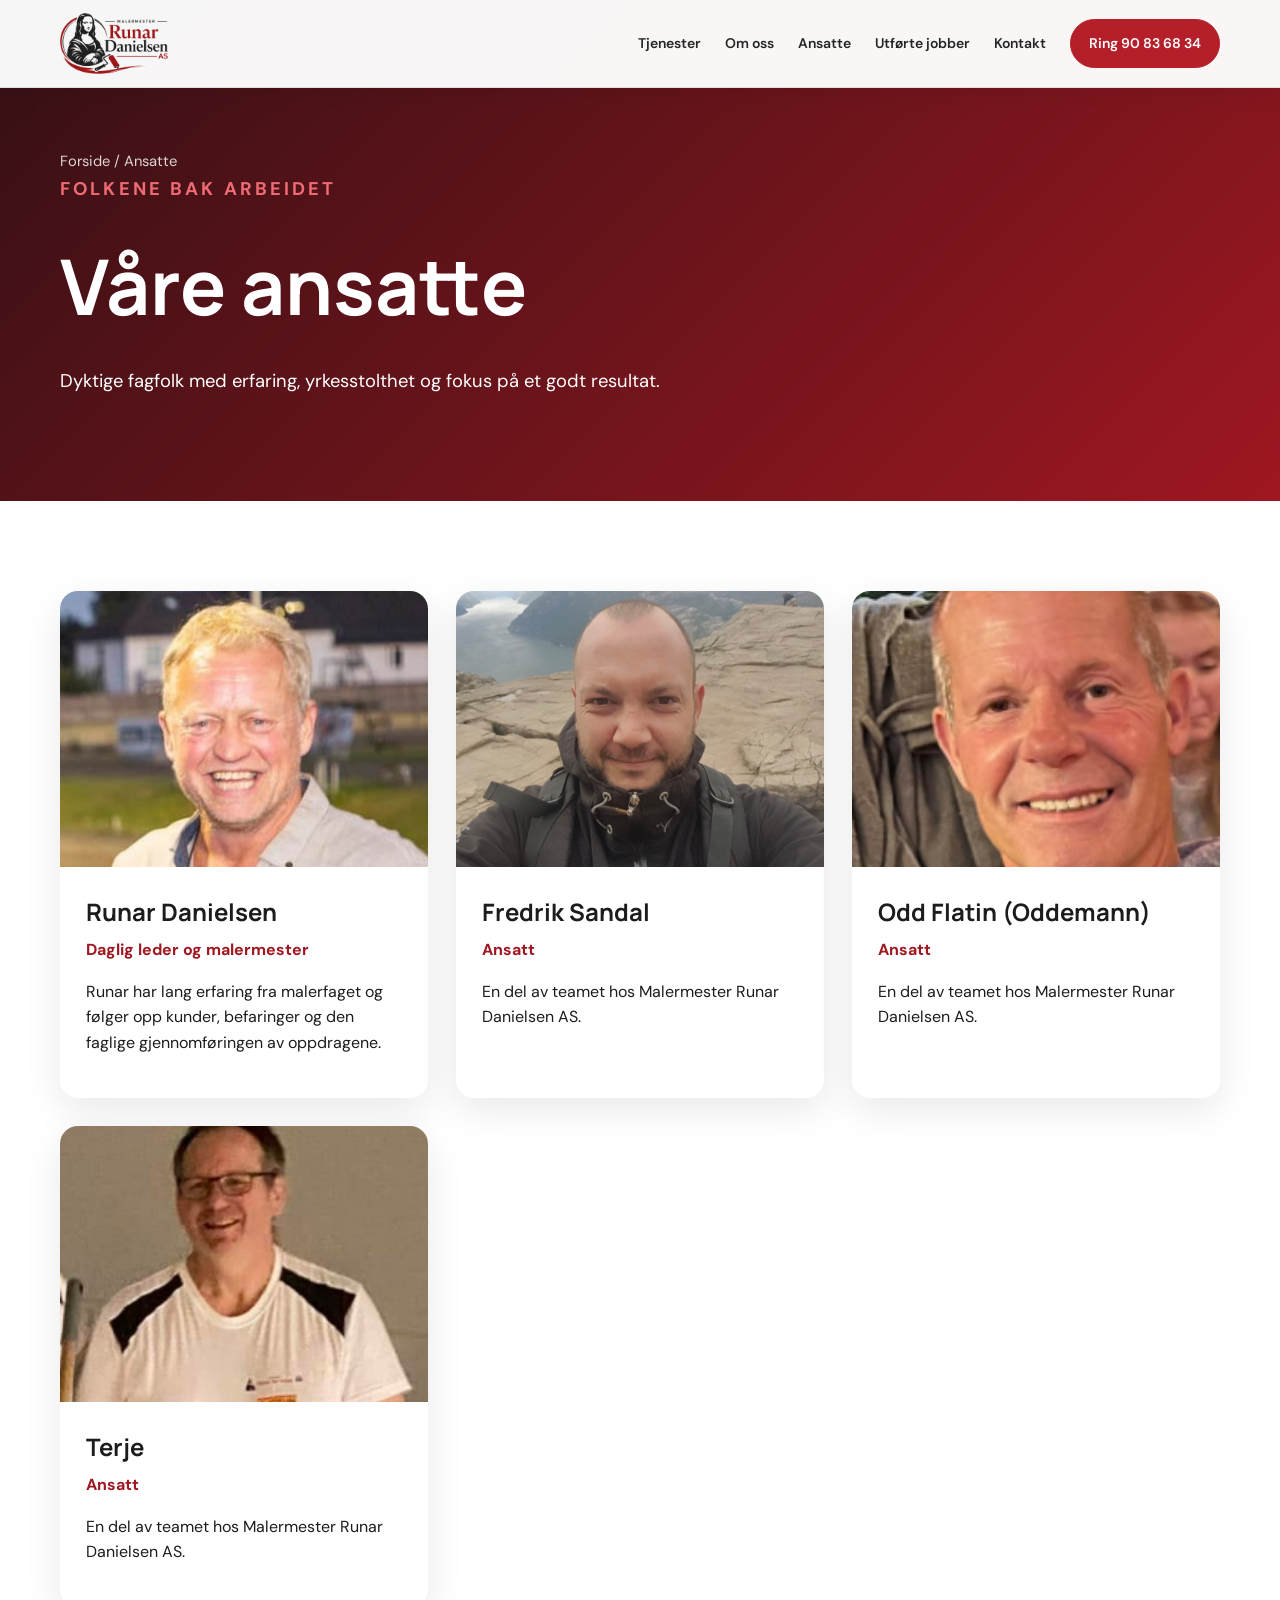
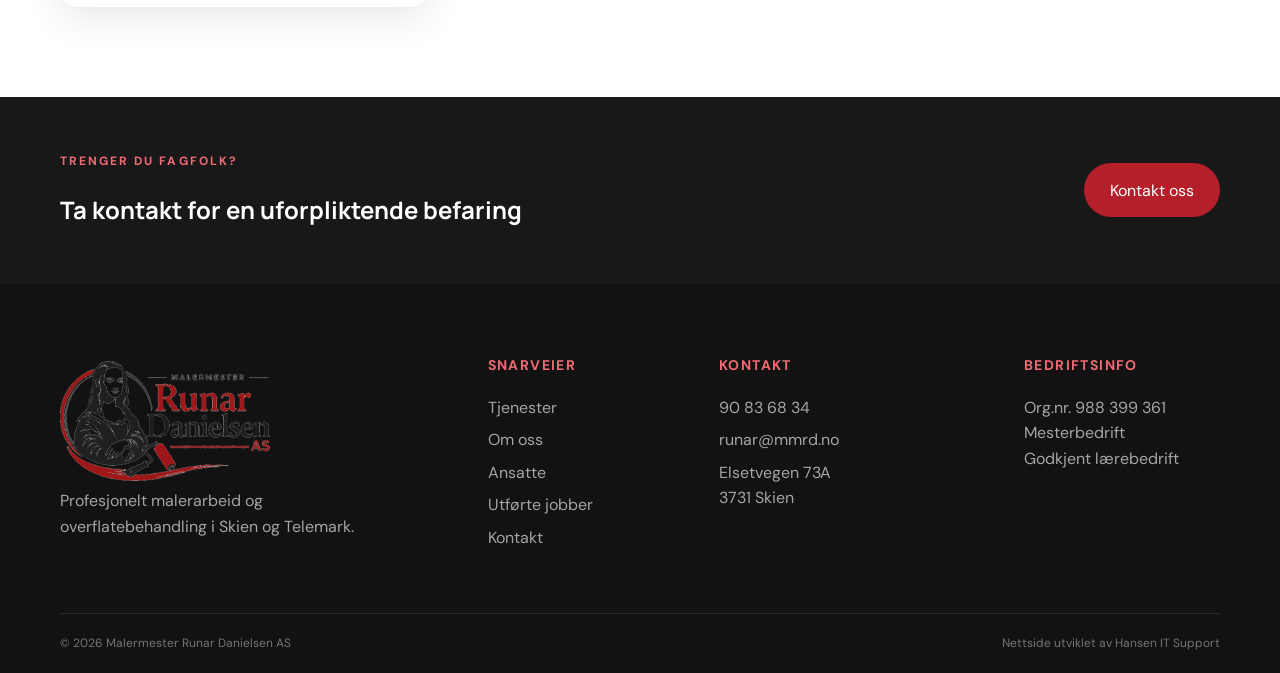
<file: ansatte.html>
<!DOCTYPE html>
<html lang="no">
<head>
  <meta charset="UTF-8">
  <meta name="viewport" content="width=device-width, initial-scale=1.0">
  <meta name="theme-color" content="#9f1721">
  <link rel="preconnect" href="https://fonts.googleapis.com">
  <link rel="preconnect" href="https://fonts.gstatic.com" crossorigin>
  <link href="https://fonts.googleapis.com/css2?family=DM+Sans:wght@400;500;600;700&family=Manrope:wght@600;700;800&display=swap" rel="stylesheet">
  <link rel="stylesheet" href="css/style.css">
  <meta name="description" content="Møt de ansatte hos Malermester Runar Danielsen AS i Skien.">
  <title>Ansatte | Malermester Runar Danielsen AS</title>
  <style>
    .subhero{padding:150px 0 85px;background:linear-gradient(135deg,#331014,#9f1721);color:#fff}.subhero h1{font-family:Manrope,sans-serif;font-size:clamp(2.5rem,6vw,4.8rem);margin:.25rem 0 1rem}.subhero p{max-width:700px;font-size:1.15rem;line-height:1.7}.breadcrumb{font-size:.92rem;opacity:.82}.breadcrumb a{color:#fff}.page-section{padding:90px 0}.team-grid,.jobs-grid{display:grid;grid-template-columns:repeat(3,minmax(0,1fr));gap:28px}.team-card,.job-card{background:#fff;border-radius:18px;overflow:hidden;box-shadow:0 12px 38px rgba(0,0,0,.09)}.team-photo,.job-photo{aspect-ratio:4/3;background:#eee;display:flex;align-items:center;justify-content:center;overflow:hidden}.team-photo img,.job-photo img{width:100%;height:100%;object-fit:cover}.placeholder{padding:30px;text-align:center;color:#6d6d6d}.team-content,.job-content{padding:26px}.team-content h2,.job-content h2{margin:0 0 6px;font-family:Manrope,sans-serif}.role{color:#9f1721;font-weight:700;margin:0 0 15px}.job-meta{display:flex;gap:8px;flex-wrap:wrap;margin-bottom:14px}.tag{font-size:.82rem;background:#f5e9ea;color:#82141c;padding:6px 10px;border-radius:999px}.notice{background:#fff4d8;border-left:5px solid #e2a92a;padding:18px 20px;border-radius:10px;margin-bottom:35px}.cta-band{background:#181818;color:#fff;padding:55px 0}.cta-band .container{display:flex;align-items:center;justify-content:space-between;gap:30px}.cta-band h2{margin:0;font-family:Manrope,sans-serif}@media(max-width:900px){.team-grid,.jobs-grid{grid-template-columns:1fr 1fr}.cta-band .container{align-items:flex-start;flex-direction:column}}@media(max-width:620px){.team-grid,.jobs-grid{grid-template-columns:1fr}.subhero{padding-top:120px}}
  </style>
</head>
<body>
  <a class="skip-link" href="#main">Gå til innhold</a>
  <header class="site-header" id="top">
    <div class="container nav-wrap">
      <a class="brand" href="index.html" aria-label="Malermester Runar Danielsen AS – forsiden">
        <img class="brand-logo" src="images/logo-transparent.png" alt="Malermester Runar Danielsen AS">
      </a>
      <button class="menu-toggle" aria-label="Åpne meny" aria-expanded="false"><span></span><span></span><span></span></button>
      <nav class="main-nav" aria-label="Hovedmeny">
        <a href="index.html#tjenester">Tjenester</a>
        <a href="index.html#om">Om oss</a>
        <a href="ansatte.html">Ansatte</a>
        <a href="utforte-jobber.html">Utførte jobber</a>
        <a href="index.html#kontakt">Kontakt</a>
        <a class="nav-cta" href="tel:+4790836834">Ring 90 83 68 34</a>
      </nav>
    </div>
  </header>
  <main id="main">
    <section class="subhero"><div class="container"><div class="breadcrumb"><a href="index.html">Forside</a> / Ansatte</div><p class="eyebrow">Folkene bak arbeidet</p><h1>Våre ansatte</h1><p>Dyktige fagfolk med erfaring, yrkesstolthet og fokus på et godt resultat.</p></div></section>
    <section class="page-section"><div class="container">
      <div class="team-grid">
        <article class="team-card">
          <div class="team-photo"><img src="images/runar.png" alt="Runar Danielsen" loading="lazy"></div>
          <div class="team-content"><h2>Runar Danielsen</h2><p class="role">Daglig leder og malermester</p><p>Runar har lang erfaring fra malerfaget og følger opp kunder, befaringer og den faglige gjennomføringen av oppdragene.</p></div>
        </article>

        <article class="team-card">
          <div class="team-photo"><img src="images/Fredrik.jpg" alt="Fredrik Sandal" loading="lazy"></div>
          <div class="team-content"><h2>Fredrik Sandal</h2><p class="role">Ansatt</p><p>En del av teamet hos Malermester Runar Danielsen AS.</p></div>
        </article>
        <article class="team-card">
          <div class="team-photo"><img src="images/oddemann.png" alt="Odd Flatin (Oddemann)" loading="lazy"></div>
          <div class="team-content"><h2>Odd Flatin (Oddemann)</h2><p class="role">Ansatt</p><p>En del av teamet hos Malermester Runar Danielsen AS.</p></div>
        </article>
        <article class="team-card">
          <div class="team-photo"><img src="images/Skjermbilde 2026-07-22 kl. 18.09.59.png" alt="Ansatt hos Malermester Runar Danielsen AS" loading="lazy"></div>
          <div class="team-content"><h2>Terje</h2><p class="role">Ansatt</p><p>En del av teamet hos Malermester Runar Danielsen AS.</p></div>
        </article>
      </div>
    </div></section>
    <section class="cta-band"><div class="container"><div><p class="eyebrow">Trenger du fagfolk?</p><h2>Ta kontakt for en uforpliktende befaring</h2></div><a class="btn btn-primary" href="index.html#kontakt">Kontakt oss</a></div></section>
  </main>
  <footer>
    <div class="container footer-grid">
      <div><a class="brand footer-brand" href="index.html"><img class="footer-logo" src="images/logo-transparent.png" alt="Malermester Runar Danielsen AS"></a><p>Profesjonelt malerarbeid og overflatebehandling i Skien og Telemark.</p></div>
      <div><h3>Snarveier</h3><a href="index.html#tjenester">Tjenester</a><a href="index.html#om">Om oss</a><a href="ansatte.html">Ansatte</a><a href="utforte-jobber.html">Utførte jobber</a><a href="index.html#kontakt">Kontakt</a></div>
      <div><h3>Kontakt</h3><a href="tel:+4790836834">90 83 68 34</a><a href="mailto:runar@mmrd.no">runar@mmrd.no</a><p>Elsetvegen 73A<br>3731 Skien</p></div>
      <div><h3>Bedriftsinfo</h3><p>Org.nr. 988 399 361<br>Mesterbedrift<br>Godkjent lærebedrift</p></div>
    </div>
    <div class="container footer-bottom"><span>© <span id="year"></span> Malermester Runar Danielsen AS</span><span>Nettside utviklet av <a href="https://hansenitsupport.no" target="_blank" rel="noopener noreferrer">Hansen IT Support</a></span></div>
  </footer>
  <script src="script.js"></script>
</body>
</html>
</file>
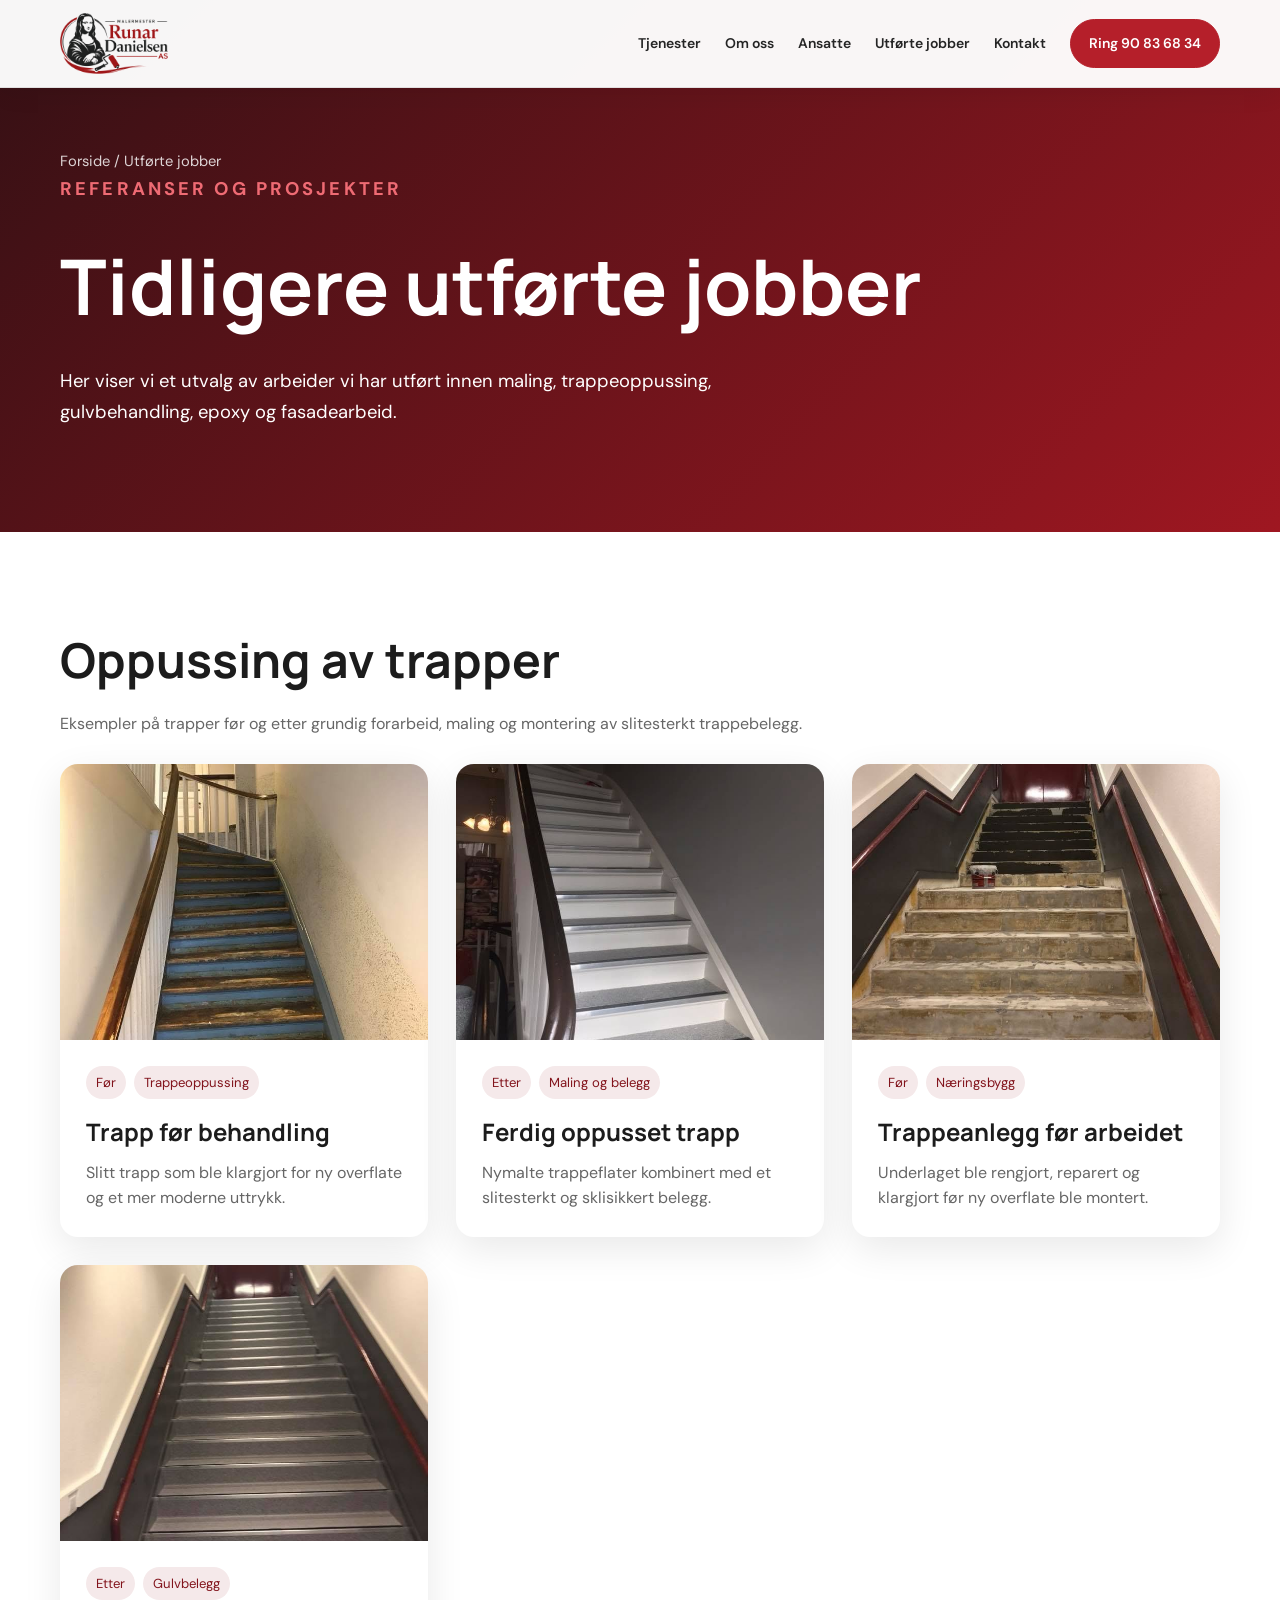
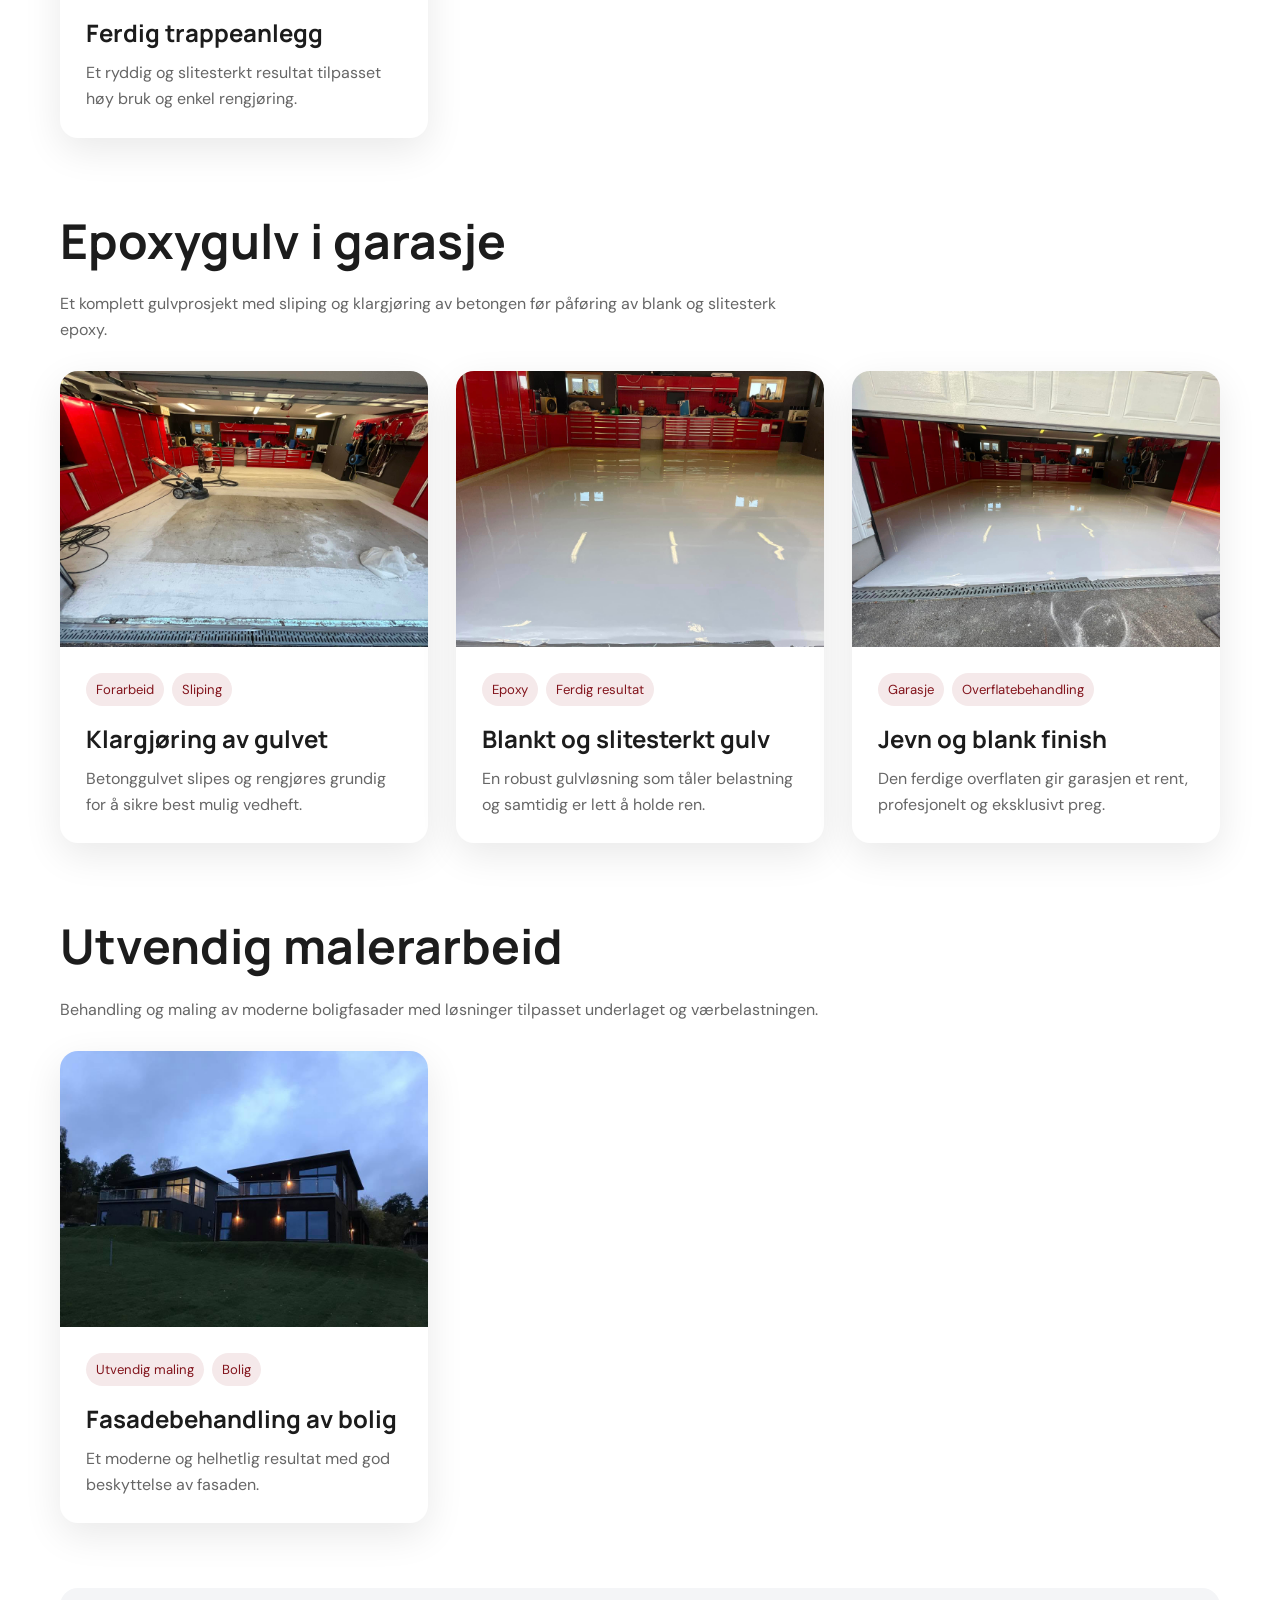
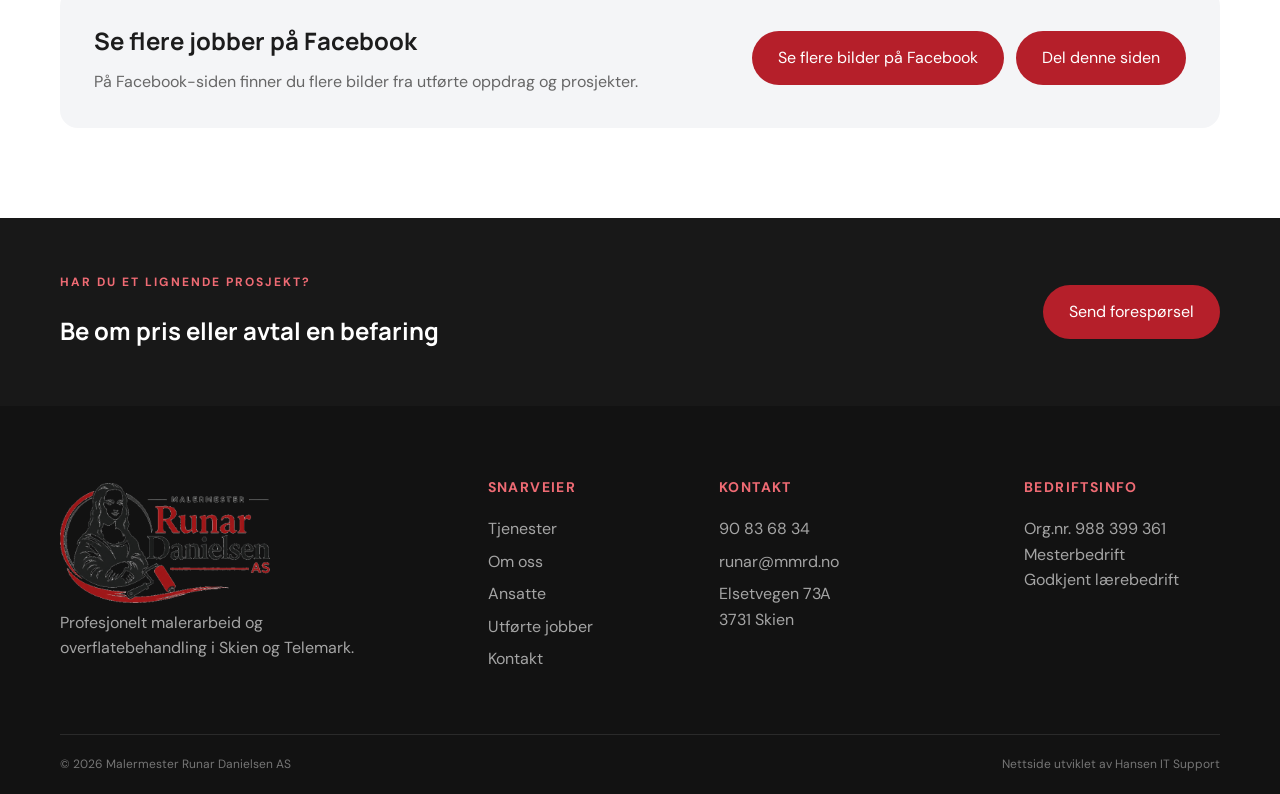
<file: utforte-jobber.html>
<!DOCTYPE html>
<html lang="no">
<head>
  <meta charset="UTF-8">
  <meta name="viewport" content="width=device-width, initial-scale=1.0">
  <meta name="theme-color" content="#9f1721">
  <link rel="preconnect" href="https://fonts.googleapis.com">
  <link rel="preconnect" href="https://fonts.gstatic.com" crossorigin>
  <link href="https://fonts.googleapis.com/css2?family=DM+Sans:wght@400;500;600;700&family=Manrope:wght@600;700;800&display=swap" rel="stylesheet">
  <link rel="stylesheet" href="css/style.css">
  <meta name="description" content="Se tidligere utførte maler-, gulv- og overflatejobber fra Malermester Runar Danielsen AS.">
  <title>Tidligere utførte jobber | Malermester Runar Danielsen AS</title>
  <style>
    .subhero{padding:150px 0 85px;background:linear-gradient(135deg,#331014,#9f1721);color:#fff}
    .subhero h1{font-family:Manrope,sans-serif;font-size:clamp(2.5rem,6vw,4.8rem);margin:.25rem 0 1rem}
    .subhero p{max-width:700px;font-size:1.15rem;line-height:1.7}
    .breadcrumb{font-size:.92rem;opacity:.82}
    .breadcrumb a{color:#fff}
    .page-section{padding:90px 0}
    .jobs-grid{display:grid;grid-template-columns:repeat(3,minmax(0,1fr));gap:28px}
    .job-card{background:#fff;border-radius:18px;overflow:hidden;box-shadow:0 12px 38px rgba(0,0,0,.09)}
    .job-photo{aspect-ratio:4/3;background:#eee;overflow:hidden}
    .job-photo img{width:100%;height:100%;object-fit:cover}
    .job-content{padding:26px}
    .job-content h2{margin:0 0 8px;font-family:Manrope,sans-serif}
    .job-content p{margin:0;color:#666}
    .job-meta{display:flex;gap:8px;flex-wrap:wrap;margin-bottom:14px}
    .tag{font-size:.82rem;background:#f5e9ea;color:#82141c;padding:6px 10px;border-radius:999px}
    .project-group{margin-bottom:65px}
    .project-title{font-family:Manrope,sans-serif;font-size:clamp(2rem,4vw,3rem);margin:0 0 12px}
    .project-intro{max-width:760px;color:#666;margin:0 0 28px}
    .facebook-box{margin-top:60px;padding:34px;background:#f4f5f7;border-radius:18px;display:flex;align-items:center;justify-content:space-between;gap:25px}
    .facebook-box h2{font-family:Manrope,sans-serif;margin:0 0 8px}
    .facebook-box p{margin:0;color:#666}
    .cta-band{background:#181818;color:#fff;padding:55px 0}
    .cta-band .container{display:flex;align-items:center;justify-content:space-between;gap:30px}
    .cta-band h2{margin:0;font-family:Manrope,sans-serif}
    @media(max-width:900px){
      .jobs-grid{grid-template-columns:1fr 1fr}
      .cta-band .container,.facebook-box{align-items:flex-start;flex-direction:column}
    }
    @media(max-width:620px){
      .jobs-grid{grid-template-columns:1fr}
      .subhero{padding-top:120px}
    }
  </style>
</head>
<body>
  <a class="skip-link" href="#main">Gå til innhold</a>

  <header class="site-header" id="top">
    <div class="container nav-wrap">
      <a class="brand" href="index.html" aria-label="Malermester Runar Danielsen AS – forsiden">
        <img class="brand-logo" src="images/logo-transparent.png" alt="Malermester Runar Danielsen AS">
      </a>
      <button class="menu-toggle" aria-label="Åpne meny" aria-expanded="false"><span></span><span></span><span></span></button>
      <nav class="main-nav" aria-label="Hovedmeny">
        <a href="index.html#tjenester">Tjenester</a>
        <a href="index.html#om">Om oss</a>
        <a href="ansatte.html">Ansatte</a>
        <a href="utforte-jobber.html">Utførte jobber</a>
        <a href="index.html#kontakt">Kontakt</a>
        <a class="nav-cta" href="tel:+4790836834">Ring 90 83 68 34</a>
      </nav>
    </div>
  </header>

  <main id="main">
    <section class="subhero">
      <div class="container">
        <div class="breadcrumb"><a href="index.html">Forside</a> / Utførte jobber</div>
        <p class="eyebrow">Referanser og prosjekter</p>
        <h1>Tidligere utførte jobber</h1>
        <p>Her viser vi et utvalg av arbeider vi har utført innen maling, trappeoppussing, gulvbehandling, epoxy og fasadearbeid.</p>
      </div>
    </section>

    <section class="page-section">
      <div class="container">

        <section class="project-group">
          <h2 class="project-title">Oppussing av trapper</h2>
          <p class="project-intro">Eksempler på trapper før og etter grundig forarbeid, maling og montering av slitesterkt trappebelegg.</p>
          <div class="jobs-grid">
            <article class="job-card">
              <div class="job-photo"><img src="images/trappbefore1.jpg" alt="Trapp før oppussing"></div>
              <div class="job-content">
                <div class="job-meta"><span class="tag">Før</span><span class="tag">Trappeoppussing</span></div>
                <h2>Trapp før behandling</h2>
                <p>Slitt trapp som ble klargjort for ny overflate og et mer moderne uttrykk.</p>
              </div>
            </article>

            <article class="job-card">
              <div class="job-photo"><img src="images/trappafter1.jpg" alt="Trapp etter oppussing"></div>
              <div class="job-content">
                <div class="job-meta"><span class="tag">Etter</span><span class="tag">Maling og belegg</span></div>
                <h2>Ferdig oppusset trapp</h2>
                <p>Nymalte trappeflater kombinert med et slitesterkt og sklisikkert belegg.</p>
              </div>
            </article>

            <article class="job-card">
              <div class="job-photo"><img src="images/trappbefore.jpg" alt="Stor trapp før oppussing"></div>
              <div class="job-content">
                <div class="job-meta"><span class="tag">Før</span><span class="tag">Næringsbygg</span></div>
                <h2>Trappeanlegg før arbeidet</h2>
                <p>Underlaget ble rengjort, reparert og klargjort før ny overflate ble montert.</p>
              </div>
            </article>

            <article class="job-card">
              <div class="job-photo"><img src="images/trappafter.jpg" alt="Stor trapp etter oppussing"></div>
              <div class="job-content">
                <div class="job-meta"><span class="tag">Etter</span><span class="tag">Gulvbelegg</span></div>
                <h2>Ferdig trappeanlegg</h2>
                <p>Et ryddig og slitesterkt resultat tilpasset høy bruk og enkel rengjøring.</p>
              </div>
            </article>
          </div>
        </section>

        <section class="project-group">
          <h2 class="project-title">Epoxygulv i garasje</h2>
          <p class="project-intro">Et komplett gulvprosjekt med sliping og klargjøring av betongen før påføring av blank og slitesterk epoxy.</p>
          <div class="jobs-grid">
            <article class="job-card">
              <div class="job-photo"><img src="images/gulv2.jpg" alt="Sliping og klargjøring av garasjegulv"></div>
              <div class="job-content">
                <div class="job-meta"><span class="tag">Forarbeid</span><span class="tag">Sliping</span></div>
                <h2>Klargjøring av gulvet</h2>
                <p>Betonggulvet slipes og rengjøres grundig for å sikre best mulig vedheft.</p>
              </div>
            </article>

            <article class="job-card">
              <div class="job-photo"><img src="images/gulv1.jpg" alt="Ferdig epoxygulv i garasje"></div>
              <div class="job-content">
                <div class="job-meta"><span class="tag">Epoxy</span><span class="tag">Ferdig resultat</span></div>
                <h2>Blankt og slitesterkt gulv</h2>
                <p>En robust gulvløsning som tåler belastning og samtidig er lett å holde ren.</p>
              </div>
            </article>

            <article class="job-card">
              <div class="job-photo"><img src="images/gulv3.jpg" alt="Detaljbilde av ferdig epoxygulv"></div>
              <div class="job-content">
                <div class="job-meta"><span class="tag">Garasje</span><span class="tag">Overflatebehandling</span></div>
                <h2>Jevn og blank finish</h2>
                <p>Den ferdige overflaten gir garasjen et rent, profesjonelt og eksklusivt preg.</p>
              </div>
            </article>
          </div>
        </section>

        <section class="project-group">
          <h2 class="project-title">Utvendig malerarbeid</h2>
          <p class="project-intro">Behandling og maling av moderne boligfasader med løsninger tilpasset underlaget og værbelastningen.</p>
          <div class="jobs-grid">
            <article class="job-card">
              <div class="job-photo"><img src="images/hus.jpg" alt="Moderne bolig med ferdig behandlet fasade"></div>
              <div class="job-content">
                <div class="job-meta"><span class="tag">Utvendig maling</span><span class="tag">Bolig</span></div>
                <h2>Fasadebehandling av bolig</h2>
                <p>Et moderne og helhetlig resultat med god beskyttelse av fasaden.</p>
              </div>
            </article>
          </div>
        </section>


        <div class="facebook-box">
          <div>
            <h2>Se flere jobber på Facebook</h2>
            <p>På Facebook-siden finner du flere bilder fra utførte oppdrag og prosjekter.</p>
          </div>
          <div style="display:flex;gap:12px;flex-wrap:wrap">
            <a class="btn btn-primary" href="https://www.facebook.com/malermesterr/photos?locale=nb_NO" target="_blank" rel="noopener noreferrer">
              Se flere bilder på Facebook
            </a>
            <button class="btn btn-primary" type="button" onclick="delSide()">
              Del denne siden
            </button>
          </div>
        </div>

      </div>
    </section>

    <section class="cta-band">
      <div class="container">
        <div>
          <p class="eyebrow">Har du et lignende prosjekt?</p>
          <h2>Be om pris eller avtal en befaring</h2>
        </div>
        <a class="btn btn-primary" href="index.html#kontakt">Send forespørsel</a>
      </div>
    </section>
  </main>

  <footer>
    <div class="container footer-grid">
      <div>
        <a class="brand footer-brand" href="index.html">
          <img class="footer-logo" src="images/logo-transparent.png" alt="Malermester Runar Danielsen AS">
        </a>
        <p>Profesjonelt malerarbeid og overflatebehandling i Skien og Telemark.</p>
      </div>
      <div>
        <h3>Snarveier</h3>
        <a href="index.html#tjenester">Tjenester</a>
        <a href="index.html#om">Om oss</a>
        <a href="ansatte.html">Ansatte</a>
        <a href="utforte-jobber.html">Utførte jobber</a>
        <a href="index.html#kontakt">Kontakt</a>
      </div>
      <div>
        <h3>Kontakt</h3>
        <a href="tel:+4790836834">90 83 68 34</a>
        <a href="mailto:runar@mmrd.no">runar@mmrd.no</a>
        <p>Elsetvegen 73A<br>3731 Skien</p>
      </div>
      <div>
        <h3>Bedriftsinfo</h3>
        <p>Org.nr. 988 399 361<br>Mesterbedrift<br>Godkjent lærebedrift</p>
      </div>
    </div>
    <div class="container footer-bottom">
      <span>© <span id="year"></span> Malermester Runar Danielsen AS</span>
      <span>Nettside utviklet av <a href="https://hansenitsupport.no" target="_blank" rel="noopener noreferrer">Hansen IT Support</a></span>
    </div>
  </footer>

  <script src="script.js"></script>
</body>
</html>
</file>
<file: css/style.css>
:root{--green:#172821;--green2:#213a30;--lime:#d9e7a5;--cream:#f3f0e8;--white:#fff;--ink:#1a211d;--muted:#68716c;--line:#d9ddd9;--radius:18px;--shadow:0 20px 50px rgba(12,30,22,.14)}
*{box-sizing:border-box}html{scroll-behavior:smooth}body{margin:0;font-family:'DM Sans',sans-serif;color:var(--ink);background:#fff;line-height:1.6}img{max-width:100%;display:block}a{color:inherit;text-decoration:none}.container{width:min(1160px,calc(100% - 40px));margin:auto}.skip-link{position:absolute;left:-9999px}.skip-link:focus{left:20px;top:20px;background:#fff;padding:10px;z-index:999}
.site-header{height:84px;position:absolute;z-index:20;width:100%;color:#fff;border-bottom:1px solid rgba(255,255,255,.18)}.nav-wrap{height:100%;display:flex;align-items:center;justify-content:space-between}.brand{display:flex;align-items:center;gap:12px}.brand-mark{width:47px;height:47px;border:2px solid var(--lime);display:grid;place-items:center;border-radius:50%;font-family:Manrope;font-weight:800;letter-spacing:-2px;color:var(--lime)}.brand-text{display:flex;flex-direction:column;line-height:1.1}.brand-text strong{font-family:Manrope;font-size:16px;text-transform:uppercase;letter-spacing:.07em}.brand-text small{font-size:13px;opacity:.8;margin-top:4px}.main-nav{display:flex;align-items:center;gap:30px;font-weight:600;font-size:14px}.main-nav>a:not(.nav-cta):hover{color:var(--lime)}.nav-cta{padding:12px 18px;border:1px solid rgba(255,255,255,.5);border-radius:50px}.nav-cta:hover{background:#fff;color:var(--green)}.menu-toggle{display:none;background:transparent;border:0;padding:8px}.menu-toggle span{display:block;width:26px;height:2px;background:#fff;margin:6px}
.hero{min-height:790px;display:flex;align-items:center;position:relative;color:#fff;background:url('https://images.unsplash.com/photo-1562259949-6d6cde6cc78e?auto=format&fit=crop&w=2000&q=88') center/cover}.hero-overlay{position:absolute;inset:0;background:linear-gradient(90deg,rgba(12,27,21,.92) 0%,rgba(12,27,21,.70) 47%,rgba(12,27,21,.25) 100%)}.hero-content{position:relative;padding-top:80px}.eyebrow{text-transform:uppercase;letter-spacing:.17em;font-size:12px;font-weight:700;color:var(--lime);margin:0 0 20px}.eyebrow.dark{color:#64733f}.hero h1{font-family:Manrope;font-size:clamp(50px,7vw,88px);line-height:.99;letter-spacing:-.05em;margin:0;max-width:850px}.hero h1 span{color:var(--lime)}.hero-lead{font-size:20px;max-width:640px;color:rgba(255,255,255,.82);margin:28px 0 34px}.hero-actions{display:flex;gap:14px;flex-wrap:wrap}.btn{display:inline-flex;align-items:center;justify-content:center;min-height:54px;padding:0 25px;border-radius:50px;font-weight:700;border:1px solid transparent;cursor:pointer;font:inherit}.btn-primary{background:var(--lime);color:var(--green)}.btn-primary:hover{background:#eef5cd}.btn-ghost{border-color:rgba(255,255,255,.55);color:#fff}.btn-ghost:hover{background:#fff;color:var(--green)}.trust-row{display:flex;gap:50px;margin-top:65px;border-top:1px solid rgba(255,255,255,.2);padding-top:25px;max-width:700px}.trust-row div{display:flex;flex-direction:column}.trust-row strong{font-family:Manrope;font-size:19px}.trust-row span{color:rgba(255,255,255,.6);font-size:13px}.intro-strip{background:var(--lime);padding:24px 0}.intro-grid{display:flex;align-items:center;justify-content:space-between;font-weight:700}.intro-grid p{margin:0;font-size:18px}.intro-grid a{font-size:18px}.intro-grid a span{margin-left:14px}
.section{padding:110px 0}.section-heading{display:grid;grid-template-columns:1.4fr .7fr;align-items:end;gap:60px;margin-bottom:50px}.section-heading h2,.about h2,.center-heading h2,.contact-copy h2{font-family:Manrope;font-size:clamp(36px,5vw,56px);line-height:1.08;letter-spacing:-.04em;margin:0}.section-heading>p{color:var(--muted);margin:0}.service-grid{display:grid;grid-template-columns:repeat(3,1fr);gap:18px}.service-card{position:relative;min-height:280px;padding:34px;border:1px solid var(--line);border-radius:var(--radius);transition:.25s;background:#fff}.service-card:hover{transform:translateY(-5px);box-shadow:var(--shadow)}.service-card.featured{background:var(--green);color:#fff;border-color:var(--green)}.service-card .number{position:absolute;right:24px;top:22px;font-size:12px;color:#9ba29e}.service-card .icon{font-size:30px;color:#76884e;margin-bottom:28px}.service-card h3{font-family:Manrope;font-size:21px;margin:0 0 13px}.service-card p{margin:0;color:var(--muted)}.service-card.featured p{color:rgba(255,255,255,.65)}.service-card.featured .icon{color:var(--lime)}
.about{background:var(--cream)}.about-grid{display:grid;grid-template-columns:1fr 1fr;gap:90px;align-items:center}.about-image{position:relative}.about-image img{height:610px;width:100%;object-fit:cover;border-radius:var(--radius)}.experience-badge{position:absolute;right:-28px;bottom:45px;background:var(--lime);width:145px;height:145px;border-radius:50%;display:flex;flex-direction:column;align-items:center;justify-content:center}.experience-badge strong{font-size:13px;text-transform:uppercase;letter-spacing:.1em}.experience-badge span{font-family:Manrope;font-size:33px;font-weight:800}.about-copy>p:not(.eyebrow){color:var(--muted);font-size:17px}.check-list{list-style:none;padding:0;margin:28px 0}.check-list li{padding:12px 0 12px 32px;border-bottom:1px solid #d9d6cc;position:relative;font-weight:600}.check-list li:before{content:'✓';position:absolute;left:0;color:#61753c}.text-link{font-weight:800;border-bottom:1px solid;padding-bottom:5px}.text-link span{margin-left:12px}
.projects{background:var(--green);color:#fff}.section-heading.light>p{color:rgba(255,255,255,.65)}.project-grid{display:grid;grid-template-columns:1.35fr .65fr;grid-template-rows:1fr 1fr;gap:18px;height:660px}.project{margin:0;position:relative;overflow:hidden;border-radius:var(--radius)}.project.large{grid-row:1/3}.project img{width:100%;height:100%;object-fit:cover;transition:.5s}.project:hover img{transform:scale(1.035)}.project:after{content:'';position:absolute;inset:40% 0 0;background:linear-gradient(transparent,rgba(0,0,0,.75))}.project figcaption{position:absolute;z-index:2;left:28px;bottom:25px;display:flex;flex-direction:column}.project figcaption strong{font-family:Manrope;font-size:21px}.project figcaption span{font-size:13px;color:rgba(255,255,255,.7)}
.center-heading{text-align:center;margin-bottom:50px}.process-grid{display:grid;grid-template-columns:repeat(4,1fr);gap:25px}.process-grid>div{padding:30px 25px;border-top:2px solid var(--green)}.process-grid span{display:grid;place-items:center;width:38px;height:38px;border-radius:50%;background:var(--green);color:var(--lime);font-weight:800;margin-bottom:25px}.process-grid h3{font-family:Manrope;margin:0 0 10px}.process-grid p{color:var(--muted);margin:0}
.contact-section{background:var(--green2);color:#fff;padding:110px 0}.contact-grid{display:grid;grid-template-columns:.8fr 1.2fr;gap:90px}.contact-copy>p:not(.eyebrow){color:rgba(255,255,255,.68);font-size:18px}.contact-details{margin-top:45px;display:grid;gap:15px}.contact-details a,.contact-details div{display:flex;flex-direction:column;border-bottom:1px solid rgba(255,255,255,.16);padding-bottom:15px}.contact-details span{font-size:12px;text-transform:uppercase;color:var(--lime);letter-spacing:.1em}.contact-details strong{font-size:17px;margin-top:3px}.contact-form{background:#fff;color:var(--ink);padding:38px;border-radius:var(--radius)}.field-row{display:grid;grid-template-columns:1fr 1fr;gap:16px}.contact-form label{display:block;font-size:13px;font-weight:700;margin-bottom:18px}.contact-form input,.contact-form select,.contact-form textarea{width:100%;margin-top:7px;border:1px solid #d8ded9;border-radius:10px;padding:14px;font:inherit;background:#fafbf9}.contact-form textarea{resize:vertical}.consent{display:flex!important;gap:10px;align-items:flex-start;font-weight:400!important}.consent input{width:auto;margin:5px 0 0}.btn.full{width:100%;border:0}.form-note{font-size:12px;color:#7b827e;text-align:center;margin:14px 0 0}
footer{background:#0d1813;color:#fff;padding:70px 0 20px}.footer-grid{display:grid;grid-template-columns:1.5fr .7fr 1fr .8fr;gap:60px}.footer-grid h3{font-size:14px;text-transform:uppercase;letter-spacing:.1em;color:var(--lime);margin:0 0 18px}.footer-grid a,.footer-grid p{display:block;color:rgba(255,255,255,.62);margin:7px 0}.footer-grid>div:first-child p{max-width:330px}.footer-brand{margin-bottom:25px}.footer-bottom{border-top:1px solid rgba(255,255,255,.1);margin-top:55px;padding-top:20px;display:flex;justify-content:space-between;color:rgba(255,255,255,.42);font-size:12px}
@media(max-width:900px){.main-nav{position:fixed;inset:0 0 auto 0;background:var(--green);padding:100px 30px 35px;display:none;flex-direction:column;align-items:stretch}.main-nav.open{display:flex}.menu-toggle{display:block;z-index:2}.hero{min-height:730px}.service-grid{grid-template-columns:repeat(2,1fr)}.section-heading,.about-grid,.contact-grid{grid-template-columns:1fr;gap:45px}.about-grid{gap:60px}.about-image img{height:480px}.experience-badge{right:20px}.process-grid{grid-template-columns:repeat(2,1fr)}.footer-grid{grid-template-columns:1fr 1fr}.project-grid{height:560px}}
@media(max-width:620px){.container{width:min(100% - 28px,1160px)}.site-header{height:72px}.brand-text strong{font-size:13px}.brand-mark{width:41px;height:41px}.hero{min-height:720px;background-position:60% center}.hero-content{padding-top:75px}.hero h1{font-size:48px}.hero-lead{font-size:17px}.hero-actions{flex-direction:column;align-items:stretch}.trust-row{gap:20px;justify-content:space-between;margin-top:40px}.trust-row strong{font-size:15px}.intro-grid{flex-direction:column;align-items:flex-start;gap:4px}.section{padding:75px 0}.section-heading{gap:20px;margin-bottom:35px}.service-grid{grid-template-columns:1fr}.about-image img{height:380px}.experience-badge{width:110px;height:110px}.experience-badge span{font-size:25px}.project-grid{display:block;height:auto}.project{height:280px;margin-bottom:14px}.process-grid{grid-template-columns:1fr}.process-grid>div{padding:22px 10px}.contact-section{padding:75px 0}.contact-form{padding:24px 18px}.field-row{grid-template-columns:1fr}.footer-grid{grid-template-columns:1fr;gap:30px}.footer-bottom{flex-direction:column;gap:5px}}


/* Ny profil med Mona Lisa-logo */
:root{--green:#171717;--green2:#262626;--lime:#b51f2a;--cream:#f6f3f0;--ink:#1c1c1c;--muted:#686868;--line:#ded9d5}
.site-header{height:88px;background:rgba(255,255,255,.96);color:var(--ink);border-bottom:1px solid rgba(0,0,0,.09);box-shadow:0 6px 24px rgba(0,0,0,.06);overflow:visible}
.brand{flex-shrink:0}
.brand-logo{display:block;width:auto;height:62px;max-width:230px;object-fit:contain;object-position:left center;background:transparent}
.main-nav{gap:24px;color:#252525}
.main-nav>a:not(.nav-cta):hover{color:var(--lime)}
.nav-cta{border-color:var(--lime);background:var(--lime);color:#fff}
.nav-cta:hover{background:#8f111a;color:#fff}
.menu-toggle span{background:#222}
.hero{padding-top:88px}
.hero h1 span,.eyebrow,.contact-details span,.footer-grid h3{color:#ef6b74}
.btn-primary{background:var(--lime);color:#fff}
.btn-primary:hover{background:#8f111a}
.intro-strip{background:var(--lime);color:#fff}
.service-card.featured{background:#202020;border-color:#202020}
.service-card.featured .icon{color:#ef6b74}
.projects{background:#1d1d1d}
.contact-section{background:#292929}
footer{background:#121212}
.footer-logo{display:block;width:210px;height:auto;max-width:100%;background:transparent;border-radius:0;padding:0}
.footer-brand{display:inline-block}
@media(max-width:900px){.main-nav{background:#fff;color:#222;padding-top:110px;border-bottom:1px solid #ddd}.main-nav .nav-cta{text-align:center}.hero{padding-top:88px}}
@media(max-width:620px){.site-header{height:78px}.brand-logo{width:auto;height:48px;max-width:180px}.hero{padding-top:78px}.footer-logo{width:190px;height:auto;max-width:100%}}


/* Oppdatert med hero-bilde og mester-merke */
.hero{min-height:auto;background:linear-gradient(90deg,#122017 0%,#47504b 100%)}
.hero-overlay{background:linear-gradient(90deg,rgba(12,27,21,.72) 0%,rgba(12,27,21,.34) 55%,rgba(12,27,21,.10) 100%)}
.hero-grid{position:relative;display:grid;grid-template-columns:1.05fr .95fr;gap:42px;align-items:center;padding-top:44px;padding-bottom:54px;min-height:760px}
.hero-content{position:relative;padding-top:0;z-index:2}
.hero-visual{position:relative;z-index:2;display:flex;justify-content:flex-end;align-items:flex-end}
.hero-visual img{display:block;width:min(100%,560px);border-radius:24px;box-shadow:0 24px 60px rgba(0,0,0,.28);object-fit:cover;border:4px solid rgba(255,255,255,.12)}
.about-image{display:flex;align-items:center;justify-content:center;background:#fff;border-radius:var(--radius);padding:34px;box-shadow:var(--shadow)}
.about-image img{height:auto;max-height:none;width:min(100%,420px);object-fit:contain;border-radius:0}
.experience-badge{display:none}
.mester-card{display:flex;align-items:center;gap:18px;padding:18px 20px;background:#fff;border:1px solid #d9d6cc;border-radius:18px;box-shadow:0 12px 28px rgba(0,0,0,.06);margin:26px 0 18px}
.mester-card img{width:92px;height:92px;object-fit:contain;flex:0 0 auto}
.mester-card strong{display:block;font-family:Manrope;font-size:21px;margin-bottom:6px;color:#151515}
.mester-card p{margin:0;color:var(--muted);font-size:15px}
@media(max-width:900px){.hero-grid{grid-template-columns:1fr;gap:26px;padding-top:28px;padding-bottom:40px;min-height:auto}.hero-visual{justify-content:center}.hero-visual img{width:min(100%,460px)}.about-image img{width:min(100%,320px)}}
@media(max-width:620px){.hero-grid{padding-top:18px;padding-bottom:24px}.hero-visual img{width:100%;border-radius:18px}.mester-card{flex-direction:column;align-items:flex-start}.mester-card img{width:78px;height:78px}}


/* Bakgrunnsbilder på tjenestekort */
.service-card{
  overflow:hidden;
  min-height:300px;
  display:flex;
  flex-direction:column;
  justify-content:flex-end;
  color:#fff;
  border:0;
  background-size:cover;
  background-position:center;
  box-shadow:0 14px 36px rgba(0,0,0,.13);
}
.service-card::before{
  content:"";
  position:absolute;
  inset:0;
  z-index:0;
  background:linear-gradient(180deg,rgba(0,0,0,.12) 0%,rgba(0,0,0,.78) 82%,rgba(0,0,0,.9) 100%);
  transition:background .25s ease;
}
.service-card:hover::before{
  background:linear-gradient(180deg,rgba(0,0,0,.06) 0%,rgba(0,0,0,.68) 78%,rgba(0,0,0,.86) 100%);
}
.service-card > *{
  position:relative;
  z-index:1;
}
.service-card .number{
  top:22px;
  right:24px;
  color:rgba(255,255,255,.85);
}
.service-card .icon{
  color:#fff;
  margin-bottom:18px;
  text-shadow:0 2px 8px rgba(0,0,0,.45);
}
.service-card h3{
  color:#fff;
  text-shadow:0 2px 8px rgba(0,0,0,.5);
}
.service-card p,
.service-card.featured p{
  color:rgba(255,255,255,.88);
  text-shadow:0 1px 5px rgba(0,0,0,.5);
}
.service-card.featured{
  background-color:#202020;
  border-color:transparent;
}
.service-card:nth-child(1){
  background-image:url('https://images.unsplash.com/photo-1562259949-e8e7689d7828?auto=format&fit=crop&w=1200&q=82');
}
.service-card:nth-child(2){
  background-image:url('https://images.unsplash.com/photo-1600585154340-be6161a56a0c?auto=format&fit=crop&w=1200&q=82');
}
.service-card:nth-child(3){
  background-image:url('https://images.unsplash.com/photo-1618221195710-dd6b41faaea6?auto=format&fit=crop&w=1200&q=82');
}
.service-card:nth-child(4){
  background-image:url('https://images.unsplash.com/photo-1586864387967-d02ef85d93e8?auto=format&fit=crop&w=1200&q=82');
}
.service-card:nth-child(5){
  background-image:url('https://images.unsplash.com/photo-1589939705384-5185137a7f0f?auto=format&fit=crop&w=1200&q=82');
}
.service-card:nth-child(6){
  background-image:url('https://images.unsplash.com/photo-1503387762-592deb58ef4e?auto=format&fit=crop&w=1200&q=82');
}
@media(max-width:620px){
  .service-card{min-height:270px}
}
</file>
